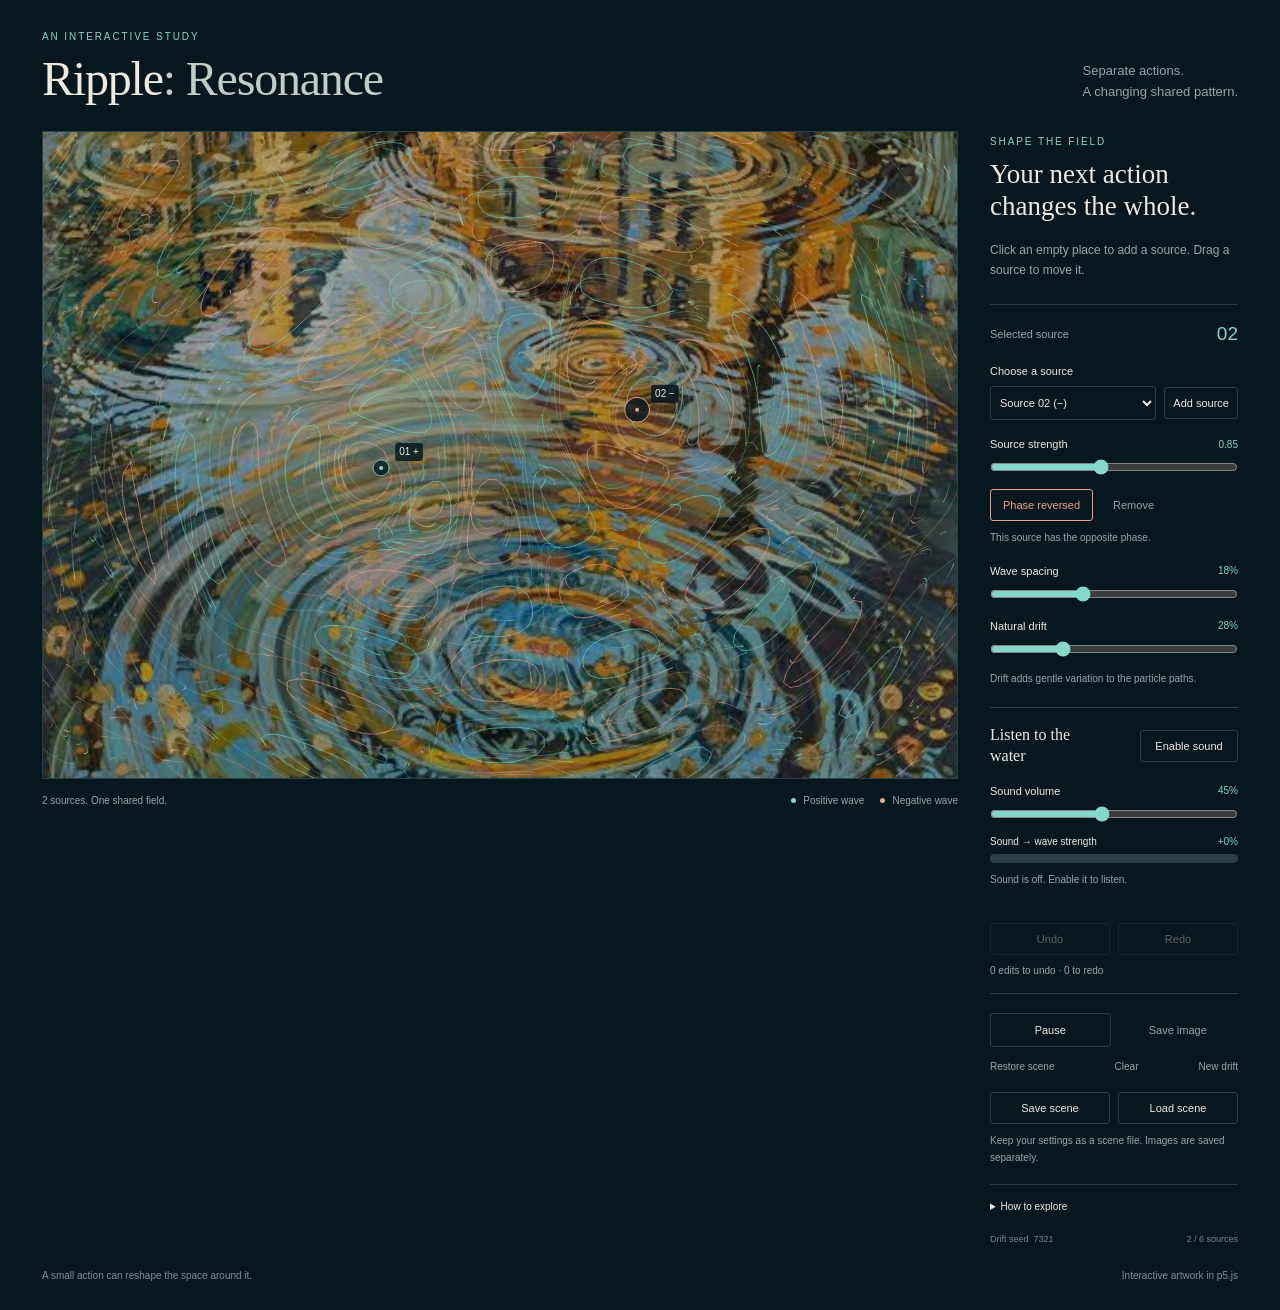
<file: Final Project/index.html>
<!doctype html>
<html lang="en">
<head>
  <meta charset="utf-8">
  <meta name="viewport" content="width=device-width, initial-scale=1">
  <meta name="description" content="Ripple: Resonance. An interactive p5.js artwork about how separate actions form a shared pattern.">
  <title>Ripple: Resonance</title>
  <link rel="icon" href="data:,">
  <link rel="stylesheet" href="style.css">
</head>
<body>
  <header class="masthead">
    <div><p class="eyebrow">AN INTERACTIVE STUDY</p><h1>Ripple<span>: Resonance</span></h1></div>
    <p class="intro">Separate actions.<br> A changing shared pattern.</p>
  </header>
  <main>
    <section class="artwork" aria-label="Interactive artwork">
      <div id="canvas-host"><p id="loading-message">Preparing the artwork…</p></div>
      <div class="canvas-caption"><span id="scene-status" aria-live="polite">Two sources. One shared field.</span><span class="colour-key"><i></i>Positive wave <i></i>Negative wave</span></div>
    </section>
    <aside class="controls" aria-label="Artwork controls">
      <p class="eyebrow">SHAPE THE FIELD</p>
      <h2>Your next action<br> changes the whole.</h2>
      <p class="instructions">Click an empty place to add a source. Drag a source to move it.</p>
      <div class="selected-heading"><span>Selected source</span><strong id="selected-source">02</strong></div>
      <label for="source-select">Choose a source</label>
      <div class="source-picker"><select id="source-select"></select><button id="add-button">Add source</button></div>
      <label for="strength">Source strength <output id="strength-output">0.85</output></label>
      <input id="strength" type="range" min="0.25" max="1.6" step="0.05" value="0.85">
      <div class="source-actions"><button id="phase-button" aria-pressed="false">Reverse phase</button><button id="remove-button" class="quiet">Remove</button></div>
      <p id="phase-description" class="hint">The source rises with the wave.</p>
      <label for="spacing">Wave spacing <output id="spacing-output">18%</output></label>
      <input id="spacing" type="range" min="11" max="30" step="1" value="18">
      <label for="drift">Natural drift <output id="drift-output">28%</output></label>
      <input id="drift" type="range" min="0" max="100" step="1" value="28">
      <p class="hint">Drift adds gentle variation to the particle paths.</p>
      <section class="sound-controls" aria-label="Sound controls">
        <div class="sound-heading"><h3>Listen to the water</h3><button id="sound-button" aria-pressed="false">Enable sound</button></div>
        <label for="volume">Sound volume <output id="volume-output">45%</output></label>
        <input id="volume" type="range" min="0" max="100" step="1" value="45">
        <div class="audio-response"><label for="audio-meter">Sound → wave strength</label><span id="audio-boost">+0%</span></div>
        <meter id="audio-meter" min="0" max="1" value="0">Sound level</meter>
        <p id="audio-status" class="hint" role="status">Sound is off. Enable it to listen.</p>
      </section>
      <div class="history-controls"><button id="undo-button" disabled>Undo</button><button id="redo-button" disabled>Redo</button></div>
      <p id="history-status" class="hint" aria-live="polite">0 edits to undo · 0 to redo</p>
      <div class="transport"><button id="pause-button">Pause</button><button id="save-button" class="quiet">Save image</button></div>
      <div class="minor-actions"><button id="reset-button">Restore scene</button><button id="clear-button">Clear</button><button id="seed-button">New drift</button></div>
      <div class="scene-files"><button id="save-scene-button">Save scene</button><button id="load-scene-button">Load scene</button></div>
      <input id="scene-file" type="file" accept=".json,application/json" hidden>
      <p id="file-status" class="hint" aria-live="polite">Keep your settings as a scene file. Images are saved separately.</p>
      <details id="help"><summary>How to explore</summary><p>Move the two sources closer together. Reverse one phase and watch the quiet spaces change.</p><p>Add source also works without a mouse. Use Choose a source to select even overlapping sources. Tab to the canvas: A adds a source, arrow keys move it, Shift + arrows move further.</p><p>Space: pause. P: reverse phase. Delete: remove. R: restore. N: new drift. S: save image. G: hide source guides.</p><p>Undo / Redo keeps the last 30 edits. With the canvas focused, use Ctrl/Cmd + Z to undo and Ctrl/Cmd + Shift + Z to redo. One drag is one edit. Undo restores settings and clears particle trails; time keeps its current value.</p><p>Save scene downloads the source layout and settings as JSON. Load scene opens it paused at time zero with fresh particle trails. Scene files do not save animation time or trail pixels. Invalid files leave the current scene unchanged.</p><p>The painting is a fixed background. Your controls reshape the generated wave layer above it.</p><p>You can place up to six sources. Enable sound for a water-like loop and short drops when you add or move a source. Reverse phase makes a lower drop. Sound strength gently changes the generated waves. Pause also pauses sound. Sound settings stay in this session; exported images and scene files do not contain audio playback.</p></details>
      <p class="seed-note">Drift seed <span id="seed-label">7321</span><span id="source-count">2 / 6 sources</span></p>
    </aside>
  </main>
  <footer class="page-footer"><span>A small action can reshape the space around it.</span><span>Interactive artwork in p5.js</span></footer>
  <script src="vendor/p5.min.js"></script>
  <script src="js/wave-field.js"></script>
  <script src="js/perlin-flow.js"></script>
  <script src="js/particle-system.js"></script>
  <script src="js/scene-state.js"></script>
  <script src="js/scene-history.js"></script>
  <script src="js/scene-file.js"></script>
  <script src="js/input-controls.js"></script>
  <script src="js/ui.js"></script>
  <script src="js/audio-mechanic.js"></script>
  <script src="assets/background-image.js"></script>
  <script src="assets/audio-track.js"></script>
  <script src="sketch.js"></script>
  <script>window.addEventListener('load',function(){if(!window.p5){document.getElementById('loading-message').textContent='The p5.js library could not load. Keep the vendor folder beside index.html and reopen this file.';}});</script>
</body>
</html>
</file>
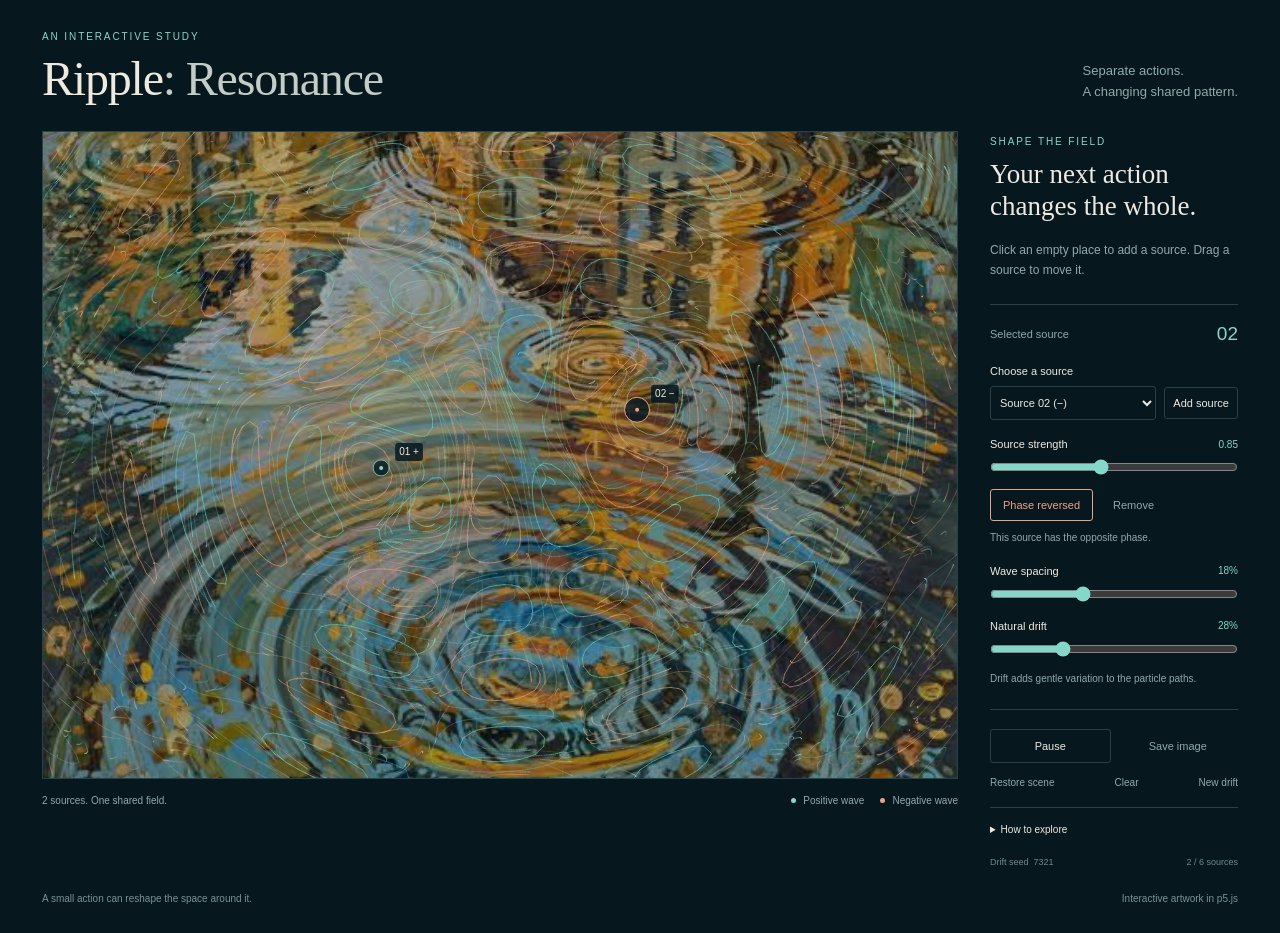
<file: ripple-resonance-1/index.html>
<!doctype html>
<html lang="en">
<head>
  <meta charset="utf-8">
  <meta name="viewport" content="width=device-width, initial-scale=1">
  <meta name="description" content="Ripple: Resonance. An interactive p5.js artwork about how separate actions form a shared pattern.">
  <title>Ripple: Resonance</title>
  <link rel="icon" href="data:,">
  <link rel="stylesheet" href="style.css">
</head>
<body>
  <header class="masthead">
    <div><p class="eyebrow">AN INTERACTIVE STUDY</p><h1>Ripple<span>: Resonance</span></h1></div>
    <p class="intro">Separate actions.<br> A changing shared pattern.</p>
  </header>
  <main>
    <section class="artwork" aria-label="Interactive artwork">
      <div id="canvas-host"><p id="loading-message">Preparing the artwork…</p></div>
      <div class="canvas-caption"><span id="scene-status" aria-live="polite">Two sources. One shared field.</span><span class="colour-key"><i></i>Positive wave <i></i>Negative wave</span></div>
    </section>
    <aside class="controls" aria-label="Artwork controls">
      <p class="eyebrow">SHAPE THE FIELD</p>
      <h2>Your next action<br> changes the whole.</h2>
      <p class="instructions">Click an empty place to add a source. Drag a source to move it.</p>
      <div class="selected-heading"><span>Selected source</span><strong id="selected-source">02</strong></div>
      <label for="source-select">Choose a source</label>
      <div class="source-picker"><select id="source-select"></select><button id="add-button">Add source</button></div>
      <label for="strength">Source strength <output id="strength-output">0.85</output></label>
      <input id="strength" type="range" min="0.25" max="1.6" step="0.05" value="0.85">
      <div class="source-actions"><button id="phase-button" aria-pressed="false">Reverse phase</button><button id="remove-button" class="quiet">Remove</button></div>
      <p id="phase-description" class="hint">The source rises with the wave.</p>
      <label for="spacing">Wave spacing <output id="spacing-output">18%</output></label>
      <input id="spacing" type="range" min="11" max="30" step="1" value="18">
      <label for="drift">Natural drift <output id="drift-output">28%</output></label>
      <input id="drift" type="range" min="0" max="100" step="1" value="28">
      <p class="hint">Drift adds gentle variation to the particle paths.</p>
      <div class="transport"><button id="pause-button">Pause</button><button id="save-button" class="quiet">Save image</button></div>
      <div class="minor-actions"><button id="reset-button">Restore scene</button><button id="clear-button">Clear</button><button id="seed-button">New drift</button></div>
      <details id="help"><summary>How to explore</summary><p>Move the two sources closer together. Reverse one phase and watch the quiet spaces change.</p><p>Add source also works without a mouse. Use Choose a source to select even overlapping sources. Tab to the canvas: A adds a source, arrow keys move it, Shift + arrows move further.</p><p>Space: pause. P: reverse phase. Delete: remove. R: restore. N: new drift. S: save image. G: hide source guides.</p><p>The painting is a fixed background. Your controls reshape the generated wave layer above it.</p><p>You can place up to six sources. The artwork has no sound.</p></details>
      <p class="seed-note">Drift seed <span id="seed-label">7321</span><span id="source-count">2 / 6 sources</span></p>
    </aside>
  </main>
  <footer class="page-footer"><span>A small action can reshape the space around it.</span><span>Interactive artwork in p5.js</span></footer>
  <script src="vendor/p5.min.js"></script>
  <script src="js/wave-field.js"></script>
  <script src="js/perlin-flow.js"></script>
  <script src="js/particle-system.js"></script>
  <script src="js/input-controls.js"></script>
  <script src="js/ui.js"></script>
  <script src="assets/background-image.js"></script>
  <script src="sketch.js"></script>
  <script>window.addEventListener('load',function(){if(!window.p5){document.getElementById('loading-message').textContent='The p5.js library could not load. Keep the vendor folder beside index.html and reopen this file.';}});</script>
</body>
</html>
</file>
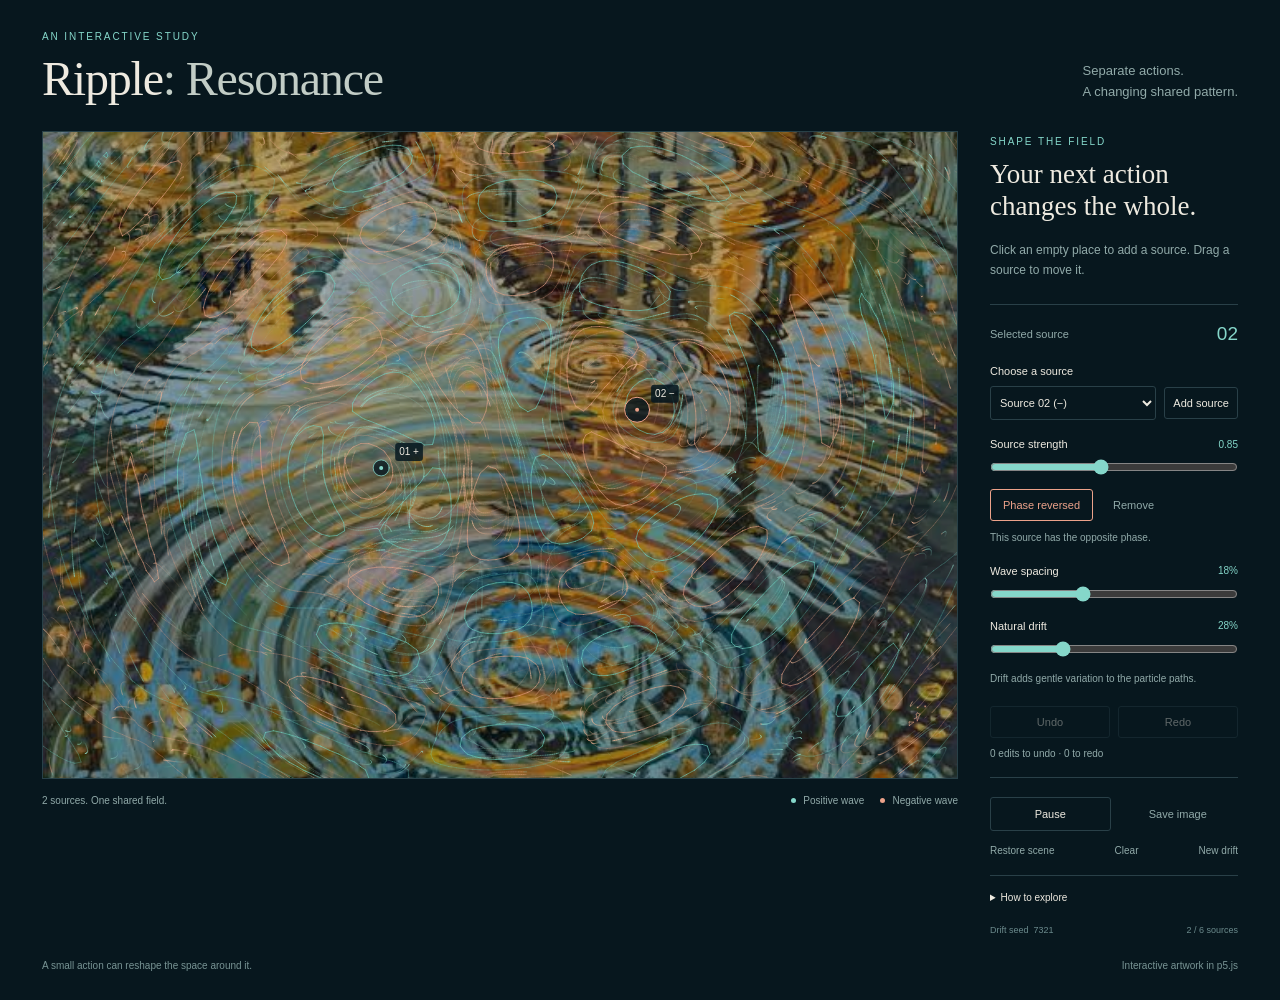
<file: ripple-resonance-2/index.html>
<!doctype html>
<html lang="en">
<head>
  <meta charset="utf-8">
  <meta name="viewport" content="width=device-width, initial-scale=1">
  <meta name="description" content="Ripple: Resonance. An interactive p5.js artwork about how separate actions form a shared pattern.">
  <title>Ripple: Resonance</title>
  <link rel="icon" href="data:,">
  <link rel="stylesheet" href="style.css">
</head>
<body>
  <header class="masthead">
    <div><p class="eyebrow">AN INTERACTIVE STUDY</p><h1>Ripple<span>: Resonance</span></h1></div>
    <p class="intro">Separate actions.<br> A changing shared pattern.</p>
  </header>
  <main>
    <section class="artwork" aria-label="Interactive artwork">
      <div id="canvas-host"><p id="loading-message">Preparing the artwork…</p></div>
      <div class="canvas-caption"><span id="scene-status" aria-live="polite">Two sources. One shared field.</span><span class="colour-key"><i></i>Positive wave <i></i>Negative wave</span></div>
    </section>
    <aside class="controls" aria-label="Artwork controls">
      <p class="eyebrow">SHAPE THE FIELD</p>
      <h2>Your next action<br> changes the whole.</h2>
      <p class="instructions">Click an empty place to add a source. Drag a source to move it.</p>
      <div class="selected-heading"><span>Selected source</span><strong id="selected-source">02</strong></div>
      <label for="source-select">Choose a source</label>
      <div class="source-picker"><select id="source-select"></select><button id="add-button">Add source</button></div>
      <label for="strength">Source strength <output id="strength-output">0.85</output></label>
      <input id="strength" type="range" min="0.25" max="1.6" step="0.05" value="0.85">
      <div class="source-actions"><button id="phase-button" aria-pressed="false">Reverse phase</button><button id="remove-button" class="quiet">Remove</button></div>
      <p id="phase-description" class="hint">The source rises with the wave.</p>
      <label for="spacing">Wave spacing <output id="spacing-output">18%</output></label>
      <input id="spacing" type="range" min="11" max="30" step="1" value="18">
      <label for="drift">Natural drift <output id="drift-output">28%</output></label>
      <input id="drift" type="range" min="0" max="100" step="1" value="28">
      <p class="hint">Drift adds gentle variation to the particle paths.</p>
      <div class="history-controls"><button id="undo-button" disabled>Undo</button><button id="redo-button" disabled>Redo</button></div>
      <p id="history-status" class="hint" aria-live="polite">0 edits to undo · 0 to redo</p>
      <div class="transport"><button id="pause-button">Pause</button><button id="save-button" class="quiet">Save image</button></div>
      <div class="minor-actions"><button id="reset-button">Restore scene</button><button id="clear-button">Clear</button><button id="seed-button">New drift</button></div>
      <details id="help"><summary>How to explore</summary><p>Move the two sources closer together. Reverse one phase and watch the quiet spaces change.</p><p>Add source also works without a mouse. Use Choose a source to select even overlapping sources. Tab to the canvas: A adds a source, arrow keys move it, Shift + arrows move further.</p><p>Space: pause. P: reverse phase. Delete: remove. R: restore. N: new drift. S: save image. G: hide source guides.</p><p>Undo / Redo keeps the last 30 edits. With the canvas focused, use Ctrl/Cmd + Z to undo and Ctrl/Cmd + Shift + Z to redo. One drag is one edit. Undo restores settings and clears particle trails; time keeps its current value.</p><p>The painting is a fixed background. Your controls reshape the generated wave layer above it.</p><p>You can place up to six sources. The artwork has no sound.</p></details>
      <p class="seed-note">Drift seed <span id="seed-label">7321</span><span id="source-count">2 / 6 sources</span></p>
    </aside>
  </main>
  <footer class="page-footer"><span>A small action can reshape the space around it.</span><span>Interactive artwork in p5.js</span></footer>
  <script src="vendor/p5.min.js"></script>
  <script src="js/wave-field.js"></script>
  <script src="js/perlin-flow.js"></script>
  <script src="js/particle-system.js"></script>
  <script src="js/scene-state.js"></script>
  <script src="js/scene-history.js"></script>
  <script src="js/input-controls.js"></script>
  <script src="js/ui.js"></script>
  <script src="assets/background-image.js"></script>
  <script src="sketch.js"></script>
  <script>window.addEventListener('load',function(){if(!window.p5){document.getElementById('loading-message').textContent='The p5.js library could not load. Keep the vendor folder beside index.html and reopen this file.';}});</script>
</body>
</html>
</file>
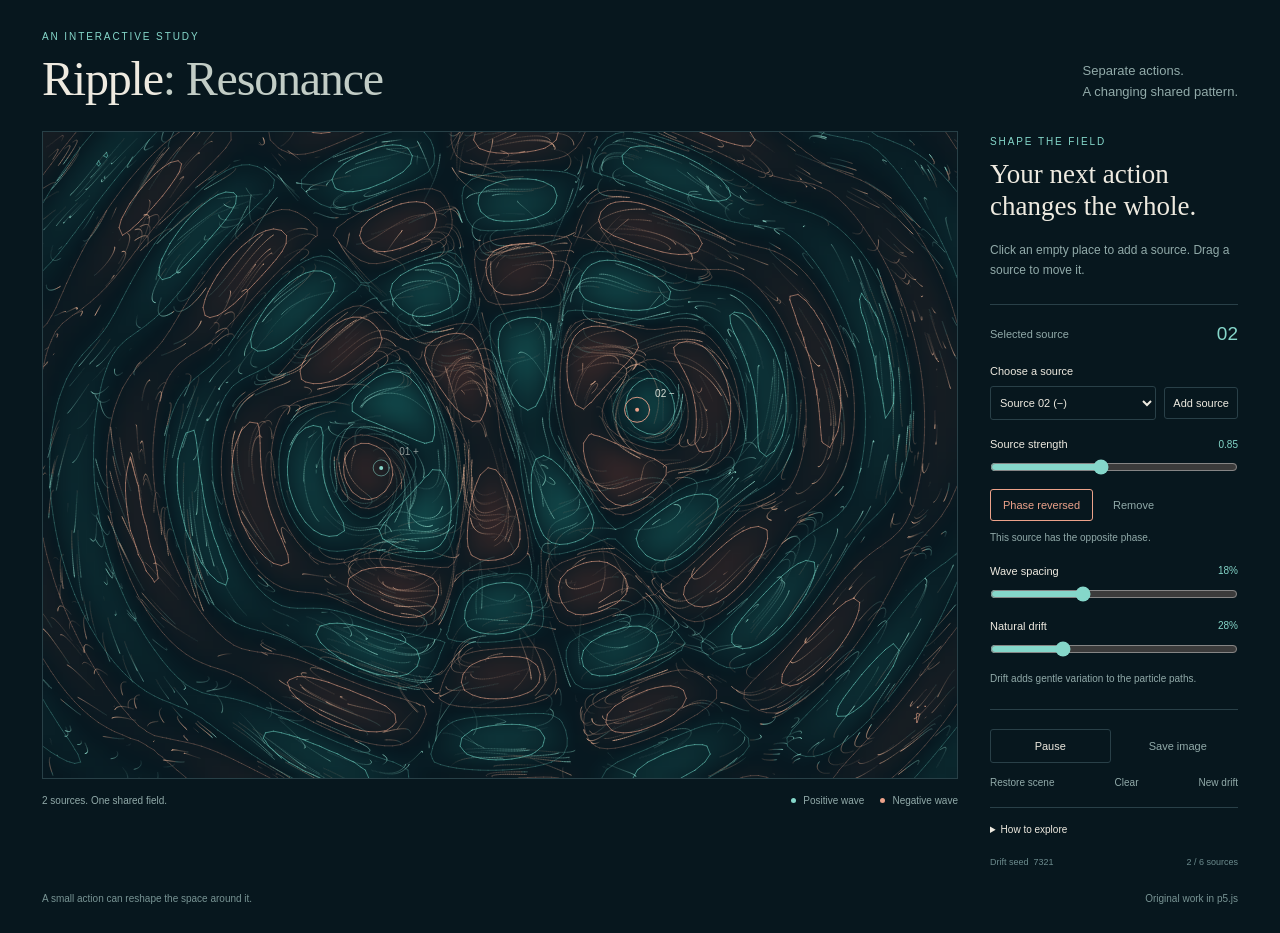
<file: ripple-resonance/index.html>
<!doctype html>
<html lang="en">
<head>
  <meta charset="utf-8">
  <meta name="viewport" content="width=device-width, initial-scale=1">
  <meta name="description" content="Ripple: Resonance. An interactive p5.js artwork about how separate actions form a shared pattern.">
  <title>Ripple: Resonance</title>
  <link rel="icon" href="data:,">
  <link rel="stylesheet" href="style.css">
</head>
<body>
  <header class="masthead">
    <div><p class="eyebrow">AN INTERACTIVE STUDY</p><h1>Ripple<span>: Resonance</span></h1></div>
    <p class="intro">Separate actions.<br> A changing shared pattern.</p>
  </header>
  <main>
    <section class="artwork" aria-label="Interactive artwork">
      <div id="canvas-host"><p id="loading-message">Preparing the artwork…</p></div>
      <div class="canvas-caption"><span id="scene-status" aria-live="polite">Two sources. One shared field.</span><span class="colour-key"><i></i>Positive wave <i></i>Negative wave</span></div>
    </section>
    <aside class="controls" aria-label="Artwork controls">
      <p class="eyebrow">SHAPE THE FIELD</p>
      <h2>Your next action<br>changes the whole.</h2>
      <p class="instructions">Click an empty place to add a source. Drag a source to move it.</p>
      <div class="selected-heading"><span>Selected source</span><strong id="selected-source">02</strong></div>
      <label for="source-select">Choose a source</label>
      <div class="source-picker"><select id="source-select"></select><button id="add-button">Add source</button></div>
      <label for="strength">Source strength <output id="strength-output">0.85</output></label>
      <input id="strength" type="range" min="0.25" max="1.6" step="0.05" value="0.85">
      <div class="source-actions"><button id="phase-button" aria-pressed="false">Reverse phase</button><button id="remove-button" class="quiet">Remove</button></div>
      <p id="phase-description" class="hint">The source rises with the wave.</p>
      <label for="spacing">Wave spacing <output id="spacing-output">18%</output></label>
      <input id="spacing" type="range" min="11" max="30" step="1" value="18">
      <label for="drift">Natural drift <output id="drift-output">28%</output></label>
      <input id="drift" type="range" min="0" max="100" step="1" value="28">
      <p class="hint">Drift adds gentle variation to the particle paths.</p>
      <div class="transport"><button id="pause-button">Pause</button><button id="save-button" class="quiet">Save image</button></div>
      <div class="minor-actions"><button id="reset-button">Restore scene</button><button id="clear-button">Clear</button><button id="seed-button">New drift</button></div>
      <details id="help"><summary>How to explore</summary><p>Move the two sources closer together. Reverse one phase and watch the quiet spaces change.</p><p>Add source also works without a mouse. Use Choose a source to select even overlapping sources. Tab to the canvas: A adds a source, arrow keys move it, Shift + arrows move further.</p><p>Space: pause. P: reverse phase. Delete: remove. R: restore. N: new drift. S: save image. G: hide source guides.</p><p>You can place up to six sources. The artwork has no sound.</p></details>
      <p class="seed-note">Drift seed <span id="seed-label">7321</span><span id="source-count">2 / 6 sources</span></p>
    </aside>
  </main>
  <footer class="page-footer"><span>A small action can reshape the space around it.</span><span>Original work in p5.js</span></footer>
  <script src="vendor/p5.min.js"></script>
  <script src="js/wave-field.js"></script>
  <script src="js/perlin-flow.js"></script>
  <script src="js/particle-system.js"></script>
  <script src="js/input-controls.js"></script>
  <script src="js/ui.js"></script>
  <script src="sketch.js"></script>
  <script>window.addEventListener('load',function(){if(!window.p5){document.getElementById('loading-message').textContent='The p5.js library could not load. Keep the vendor folder beside index.html and reopen this file.';}});</script>
</body>
</html>
</file>
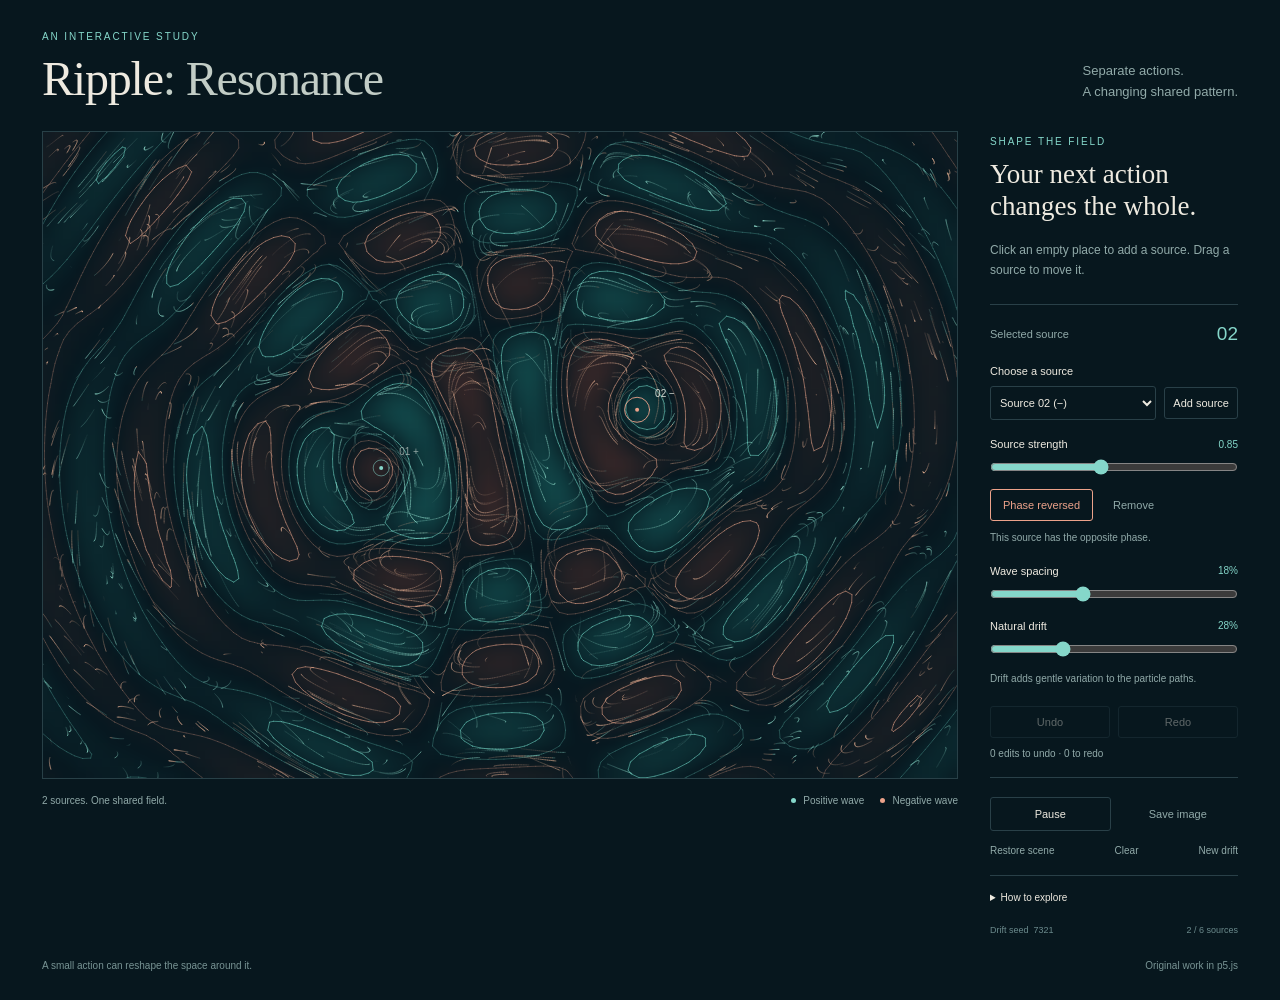
<file: ripple-resonance_02/index.html>
<!doctype html>
<!-- AI assistance: ChatGPT/Codex helped build this page. See README.md. -->
<html lang="en">
<head>
  <meta charset="utf-8">
  <meta name="viewport" content="width=device-width, initial-scale=1">
  <meta name="description" content="Ripple: Resonance. An interactive p5.js artwork about how separate actions form a shared pattern.">
  <title>Ripple: Resonance</title>
  <link rel="icon" href="data:,">
  <link rel="stylesheet" href="style.css">
</head>
<body>
  <header class="masthead">
    <div><p class="eyebrow">AN INTERACTIVE STUDY</p><h1>Ripple<span>: Resonance</span></h1></div>
    <p class="intro">Separate actions.<br> A changing shared pattern.</p>
  </header>
  <main>
    <section class="artwork" aria-label="Interactive artwork">
      <div id="canvas-host"><p id="loading-message">Preparing the artwork…</p></div>
      <div class="canvas-caption"><span id="scene-status" aria-live="polite">Two sources. One shared field.</span><span class="colour-key"><i></i>Positive wave <i></i>Negative wave</span></div>
    </section>
    <aside class="controls" aria-label="Artwork controls">
      <p class="eyebrow">SHAPE THE FIELD</p>
      <h2>Your next action<br>changes the whole.</h2>
      <p class="instructions">Click an empty place to add a source. Drag a source to move it.</p>
      <div class="selected-heading"><span>Selected source</span><strong id="selected-source">02</strong></div>
      <label for="source-select">Choose a source</label>
      <div class="source-picker"><select id="source-select"></select><button id="add-button">Add source</button></div>
      <label for="strength">Source strength <output id="strength-output">0.85</output></label>
      <input id="strength" type="range" min="0.25" max="1.6" step="0.05" value="0.85">
      <div class="source-actions"><button id="phase-button" aria-pressed="false">Reverse phase</button><button id="remove-button" class="quiet">Remove</button></div>
      <p id="phase-description" class="hint">The source rises with the wave.</p>
      <label for="spacing">Wave spacing <output id="spacing-output">18%</output></label>
      <input id="spacing" type="range" min="11" max="30" step="1" value="18">
      <label for="drift">Natural drift <output id="drift-output">28%</output></label>
      <input id="drift" type="range" min="0" max="100" step="1" value="28">
      <p class="hint">Drift adds gentle variation to the particle paths.</p>
      <div class="history-controls"><button id="undo-button" disabled>Undo</button><button id="redo-button" disabled>Redo</button></div>
      <p id="history-status" class="hint" aria-live="polite">0 edits to undo · 0 to redo</p>
      <div class="transport"><button id="pause-button">Pause</button><button id="save-button" class="quiet">Save image</button></div>
      <div class="minor-actions"><button id="reset-button">Restore scene</button><button id="clear-button">Clear</button><button id="seed-button">New drift</button></div>
      <details id="help"><summary>How to explore</summary><p>Move the two sources closer together. Reverse one phase and watch the quiet spaces change.</p><p>Add source also works without a mouse. Use Choose a source to select even overlapping sources. Tab to the canvas: A adds a source, arrow keys move it, Shift + arrows move further.</p><p>Space: pause. P: reverse phase. Delete: remove. R: restore. N: new drift. S: save image. G: hide source guides.</p><p>Undo / Redo keeps the last 30 edits. With the canvas focused, use Ctrl/Cmd + Z to undo and Ctrl/Cmd + Shift + Z to redo. One drag is one edit. Undo restores settings and clears particle trails; time keeps its current value.</p><p>You can place up to six sources. The artwork has no sound.</p></details>
      <p class="seed-note">Drift seed <span id="seed-label">7321</span><span id="source-count">2 / 6 sources</span></p>
    </aside>
  </main>
  <footer class="page-footer"><span>A small action can reshape the space around it.</span><span>Original work in p5.js</span></footer>
  <script src="vendor/p5.min.js"></script>
  <script src="js/wave-field.js"></script>
  <script src="js/perlin-flow.js"></script>
  <script src="js/particle-system.js"></script>
  <script src="js/scene-state.js"></script>
  <script src="js/scene-history.js"></script>
  <script src="js/input-controls.js"></script>
  <script src="js/ui.js"></script>
  <script src="sketch.js"></script>
  <script>window.addEventListener('load',function(){if(!window.p5){document.getElementById('loading-message').textContent='The p5.js library could not load. Keep the vendor folder beside index.html and reopen this file.';}});</script>
</body>
</html>
</file>
<file: Final Project/style.css>
:root{color-scheme:dark;--bg:#07171e;--ink:#eeeae0;--muted:#91aaa9;--aqua:#85d7ca;--coral:#eca28a;--line:#294048}
*{box-sizing:border-box}body{margin:0;background:var(--bg);color:var(--ink);font-family:Arial,Helvetica,sans-serif;font-size:14px}button,input,summary{font:inherit}button,summary{cursor:pointer}button{color:var(--ink);background:transparent;border:1px solid var(--line);border-radius:3px;padding:10px 14px;transition:background .15s,color .15s}button:hover{background:#17323a;border-color:#759891}button:disabled{opacity:.38;cursor:default}button:focus-visible,input:focus-visible,summary:focus-visible,canvas:focus-visible{outline:2px solid var(--aqua);outline-offset:4px}button.quiet{border-color:transparent;color:var(--muted)}button[aria-pressed=true]{color:var(--coral);border-color:var(--coral)}.masthead{max-width:1600px;margin:auto;padding:31px 42px 27px;display:flex;justify-content:space-between;gap:25px;align-items:flex-end}.eyebrow{font-size:10px;letter-spacing:.19em;color:var(--aqua);margin:0 0 12px}h1{font-family:Georgia,'Times New Roman',serif;font-weight:400;font-size:48px;letter-spacing:-1.2px;margin:0;line-height:1.05}h1 span{color:#c2cdc6}.intro{color:var(--muted);font-size:13px;line-height:1.6;margin:0 0 2px}main{max-width:1600px;margin:auto;padding:0 42px;display:grid;grid-template-columns:minmax(0,1fr) 248px;gap:32px}.artwork{min-width:0}#canvas-host{position:relative;width:100%;height:clamp(460px,72vh,790px);min-height:360px;border:1px solid #284047;background:#081b23;overflow:hidden}#canvas-host canvas{display:block;touch-action:none;cursor:crosshair}#loading-message{padding:30px;color:var(--muted)}.canvas-caption{display:flex;justify-content:space-between;align-items:center;gap:12px;color:var(--muted);font-size:10px;min-height:43px;line-height:1.6}.colour-key{display:inline-flex;gap:7px;align-items:center;white-space:nowrap}.colour-key i{width:5px;height:5px;border-radius:50%;background:var(--aqua);margin-left:9px}.colour-key i:nth-of-type(2){background:var(--coral)}.controls{padding-top:5px}h2{font-family:Georgia,'Times New Roman',serif;font-weight:400;font-size:27px;line-height:1.17;margin:0 0 17px}.instructions{font-size:12px;line-height:1.7;color:var(--muted);margin:0 0 24px}.selected-heading{border-top:1px solid var(--line);padding-top:18px;display:flex;align-items:center;justify-content:space-between;color:var(--muted);margin-bottom:20px;font-size:11px}.selected-heading strong{font-size:19px;font-weight:400;color:var(--aqua)}label{display:flex;justify-content:space-between;align-items:center;font-size:11px;margin:18px 0 9px}output{color:var(--aqua);font-size:10px;font-variant-numeric:tabular-nums}input[type=range]{display:block;width:100%;height:16px;accent-color:var(--aqua);margin:0 0 14px;cursor:pointer}.source-actions,.transport{display:flex;align-items:center;gap:7px}.source-actions button{font-size:11px;padding:9px 12px}.hint{color:var(--muted);font-size:10px;line-height:1.65;margin:9px 0 18px}.transport{border-top:1px solid var(--line);padding-top:19px;margin-top:22px}.transport button{font-size:11px;flex:1}.minor-actions{display:flex;gap:16px;justify-content:space-between;margin:14px 0 19px}.minor-actions button{padding:0;font-size:10px;border:0;color:var(--muted);background:none}.minor-actions button:hover{color:var(--ink)}details{font-size:10px;color:var(--muted);line-height:1.8;border-top:1px solid var(--line);padding-top:13px}summary{color:var(--ink)}details p{margin-bottom:8px}.seed-note{display:flex;gap:5px;color:#6c8b8d;font-size:9px;margin-top:17px;line-height:1.5}.seed-note #source-count{margin-left:auto}.page-footer{max-width:1600px;padding:11px 42px 25px;margin:auto;display:flex;justify-content:space-between;gap:20px;color:#789494;font-size:10px;line-height:1.8}
@media(min-width:1550px){h1{font-size:56px}.controls{padding-top:13px}main{grid-template-columns:minmax(0,1fr) 270px;gap:38px}h2{font-size:31px}.instructions{font-size:13px}label{font-size:12px}.hint,details{font-size:11px}}
@media(max-width:900px){.masthead{padding:23px 22px 23px}h1{font-size:39px}main{padding:0 22px;gap:23px;grid-template-columns:minmax(0,1fr) 221px}#canvas-host{height:640px}.controls h2{font-size:24px}.intro{font-size:11px}.page-footer{padding:12px 22px 22px}.canvas-caption{flex-wrap:wrap;padding-top:9px;gap:3px}.colour-key{font-size:9px}}
@media(max-width:650px){.masthead{display:block;padding:25px 18px 22px}.intro{margin-top:14px}.intro br{display:none}h1{font-size:38px}main{display:block;padding:0 18px}#canvas-host{height:58vh;min-height:330px;max-height:600px}.controls{padding-top:22px;padding-bottom:5px}.controls h2 br{display:none}.controls h2{font-size:27px}.instructions{margin-bottom:18px}.selected-heading{margin-bottom:17px}label{font-size:12px}.source-actions button{flex:1}.hint{font-size:11px}.transport button{font-size:12px}details{font-size:11px}.minor-actions button{font-size:11px}.page-footer{padding:14px 18px 22px;display:block}.page-footer span{display:block}.canvas-caption{font-size:10px}.seed-note{font-size:10px}}
@media(prefers-reduced-motion:reduce){button{transition:none}}
/* Revision 1: keyboard source controls follow the existing layout. */
.source-picker{display:flex;gap:8px;align-items:center;margin:0 0 15px}.source-picker select{flex:1;min-width:0;background:var(--bg);color:var(--ink);border:1px solid var(--line);border-radius:3px;padding:9px 5px;font:inherit;font-size:11px}.source-picker button{flex-shrink:0;font-size:11px;padding:9px 8px}select:focus-visible{outline:2px solid var(--aqua);outline-offset:4px}

/* Revision 2: reversible scene editing. */
.history-controls{display:flex;gap:8px;margin-top:19px}.history-controls button{flex:1;font-size:11px;padding:9px}.history-controls+.hint{margin:8px 0}.transport{margin-top:14px}

/* Revision 3: scene settings can travel between sessions. */
.scene-files{display:flex;gap:8px;margin:20px 0 7px}.scene-files button{flex:1;font-size:11px;padding:9px}#file-status.error{color:var(--coral)}

/* Optional audio controls share the field palette. */
.sound-controls{border-top:1px solid var(--line);margin-top:20px;padding-top:17px}
.sound-heading{display:flex;align-items:center;justify-content:space-between;gap:9px}
.sound-heading h3{font-family:Georgia,'Times New Roman',serif;font-size:16px;font-weight:400;line-height:1.3;margin:0;max-width:100px}
.sound-heading button{font-size:11px;padding:9px 10px;min-width:98px}
.audio-response{display:flex;align-items:center;justify-content:space-between;gap:8px}
.audio-response label{margin:0;font-size:10px}.audio-response span{font-size:10px;color:var(--aqua);font-variant-numeric:tabular-nums}
#audio-meter{display:block;width:100%;height:9px;margin:7px 0 0;background:var(--line);border:0;border-radius:5px}
#audio-meter::-webkit-meter-bar{background:var(--line);border:0;border-radius:5px}
#audio-meter::-webkit-meter-optimum-value{background:var(--aqua);border-radius:5px}
#audio-meter::-moz-meter-bar{background:var(--aqua);border-radius:5px}
#audio-status{min-height:32px;margin-bottom:8px}
</file>
<file: ripple-resonance-1/style.css>
:root{color-scheme:dark;--bg:#07171e;--ink:#eeeae0;--muted:#91aaa9;--aqua:#85d7ca;--coral:#eca28a;--line:#294048}
*{box-sizing:border-box}body{margin:0;background:var(--bg);color:var(--ink);font-family:Arial,Helvetica,sans-serif;font-size:14px}button,input,summary{font:inherit}button,summary{cursor:pointer}button{color:var(--ink);background:transparent;border:1px solid var(--line);border-radius:3px;padding:10px 14px;transition:background .15s,color .15s}button:hover{background:#17323a;border-color:#759891}button:disabled{opacity:.38;cursor:default}button:focus-visible,input:focus-visible,summary:focus-visible,canvas:focus-visible{outline:2px solid var(--aqua);outline-offset:4px}button.quiet{border-color:transparent;color:var(--muted)}button[aria-pressed=true]{color:var(--coral);border-color:var(--coral)}.masthead{max-width:1600px;margin:auto;padding:31px 42px 27px;display:flex;justify-content:space-between;gap:25px;align-items:flex-end}.eyebrow{font-size:10px;letter-spacing:.19em;color:var(--aqua);margin:0 0 12px}h1{font-family:Georgia,'Times New Roman',serif;font-weight:400;font-size:48px;letter-spacing:-1.2px;margin:0;line-height:1.05}h1 span{color:#c2cdc6}.intro{color:var(--muted);font-size:13px;line-height:1.6;margin:0 0 2px}main{max-width:1600px;margin:auto;padding:0 42px;display:grid;grid-template-columns:minmax(0,1fr) 248px;gap:32px}.artwork{min-width:0}#canvas-host{position:relative;width:100%;height:clamp(460px,72vh,790px);min-height:360px;border:1px solid #284047;background:#081b23;overflow:hidden}#canvas-host canvas{display:block;touch-action:none;cursor:crosshair}#loading-message{padding:30px;color:var(--muted)}.canvas-caption{display:flex;justify-content:space-between;align-items:center;gap:12px;color:var(--muted);font-size:10px;min-height:43px;line-height:1.6}.colour-key{display:inline-flex;gap:7px;align-items:center;white-space:nowrap}.colour-key i{width:5px;height:5px;border-radius:50%;background:var(--aqua);margin-left:9px}.colour-key i:nth-of-type(2){background:var(--coral)}.controls{padding-top:5px}h2{font-family:Georgia,'Times New Roman',serif;font-weight:400;font-size:27px;line-height:1.17;margin:0 0 17px}.instructions{font-size:12px;line-height:1.7;color:var(--muted);margin:0 0 24px}.selected-heading{border-top:1px solid var(--line);padding-top:18px;display:flex;align-items:center;justify-content:space-between;color:var(--muted);margin-bottom:20px;font-size:11px}.selected-heading strong{font-size:19px;font-weight:400;color:var(--aqua)}label{display:flex;justify-content:space-between;align-items:center;font-size:11px;margin:18px 0 9px}output{color:var(--aqua);font-size:10px;font-variant-numeric:tabular-nums}input[type=range]{display:block;width:100%;height:16px;accent-color:var(--aqua);margin:0 0 14px;cursor:pointer}.source-actions,.transport{display:flex;align-items:center;gap:7px}.source-actions button{font-size:11px;padding:9px 12px}.hint{color:var(--muted);font-size:10px;line-height:1.65;margin:9px 0 18px}.transport{border-top:1px solid var(--line);padding-top:19px;margin-top:22px}.transport button{font-size:11px;flex:1}.minor-actions{display:flex;gap:16px;justify-content:space-between;margin:14px 0 19px}.minor-actions button{padding:0;font-size:10px;border:0;color:var(--muted);background:none}.minor-actions button:hover{color:var(--ink)}details{font-size:10px;color:var(--muted);line-height:1.8;border-top:1px solid var(--line);padding-top:13px}summary{color:var(--ink)}details p{margin-bottom:8px}.seed-note{display:flex;gap:5px;color:#6c8b8d;font-size:9px;margin-top:17px;line-height:1.5}.seed-note #source-count{margin-left:auto}.page-footer{max-width:1600px;padding:11px 42px 25px;margin:auto;display:flex;justify-content:space-between;gap:20px;color:#789494;font-size:10px;line-height:1.8}
@media(min-width:1550px){h1{font-size:56px}.controls{padding-top:13px}main{grid-template-columns:minmax(0,1fr) 270px;gap:38px}h2{font-size:31px}.instructions{font-size:13px}label{font-size:12px}.hint,details{font-size:11px}}
@media(max-width:900px){.masthead{padding:23px 22px 23px}h1{font-size:39px}main{padding:0 22px;gap:23px;grid-template-columns:minmax(0,1fr) 221px}#canvas-host{height:640px}.controls h2{font-size:24px}.intro{font-size:11px}.page-footer{padding:12px 22px 22px}.canvas-caption{flex-wrap:wrap;padding-top:9px;gap:3px}.colour-key{font-size:9px}}
@media(max-width:650px){.masthead{display:block;padding:25px 18px 22px}.intro{margin-top:14px}.intro br{display:none}h1{font-size:38px}main{display:block;padding:0 18px}#canvas-host{height:58vh;min-height:330px;max-height:600px}.controls{padding-top:22px;padding-bottom:5px}.controls h2 br{display:none}.controls h2{font-size:27px}.instructions{margin-bottom:18px}.selected-heading{margin-bottom:17px}label{font-size:12px}.source-actions button{flex:1}.hint{font-size:11px}.transport button{font-size:12px}details{font-size:11px}.minor-actions button{font-size:11px}.page-footer{padding:14px 18px 22px;display:block}.page-footer span{display:block}.canvas-caption{font-size:10px}.seed-note{font-size:10px}}
@media(prefers-reduced-motion:reduce){button{transition:none}}
/* Revision 1: keyboard source controls follow the existing layout. */
.source-picker{display:flex;gap:8px;align-items:center;margin:0 0 15px}.source-picker select{flex:1;min-width:0;background:var(--bg);color:var(--ink);border:1px solid var(--line);border-radius:3px;padding:9px 5px;font:inherit;font-size:11px}.source-picker button{flex-shrink:0;font-size:11px;padding:9px 8px}select:focus-visible{outline:2px solid var(--aqua);outline-offset:4px}
</file>
<file: ripple-resonance-2/style.css>
:root{color-scheme:dark;--bg:#07171e;--ink:#eeeae0;--muted:#91aaa9;--aqua:#85d7ca;--coral:#eca28a;--line:#294048}
*{box-sizing:border-box}body{margin:0;background:var(--bg);color:var(--ink);font-family:Arial,Helvetica,sans-serif;font-size:14px}button,input,summary{font:inherit}button,summary{cursor:pointer}button{color:var(--ink);background:transparent;border:1px solid var(--line);border-radius:3px;padding:10px 14px;transition:background .15s,color .15s}button:hover{background:#17323a;border-color:#759891}button:disabled{opacity:.38;cursor:default}button:focus-visible,input:focus-visible,summary:focus-visible,canvas:focus-visible{outline:2px solid var(--aqua);outline-offset:4px}button.quiet{border-color:transparent;color:var(--muted)}button[aria-pressed=true]{color:var(--coral);border-color:var(--coral)}.masthead{max-width:1600px;margin:auto;padding:31px 42px 27px;display:flex;justify-content:space-between;gap:25px;align-items:flex-end}.eyebrow{font-size:10px;letter-spacing:.19em;color:var(--aqua);margin:0 0 12px}h1{font-family:Georgia,'Times New Roman',serif;font-weight:400;font-size:48px;letter-spacing:-1.2px;margin:0;line-height:1.05}h1 span{color:#c2cdc6}.intro{color:var(--muted);font-size:13px;line-height:1.6;margin:0 0 2px}main{max-width:1600px;margin:auto;padding:0 42px;display:grid;grid-template-columns:minmax(0,1fr) 248px;gap:32px}.artwork{min-width:0}#canvas-host{position:relative;width:100%;height:clamp(460px,72vh,790px);min-height:360px;border:1px solid #284047;background:#081b23;overflow:hidden}#canvas-host canvas{display:block;touch-action:none;cursor:crosshair}#loading-message{padding:30px;color:var(--muted)}.canvas-caption{display:flex;justify-content:space-between;align-items:center;gap:12px;color:var(--muted);font-size:10px;min-height:43px;line-height:1.6}.colour-key{display:inline-flex;gap:7px;align-items:center;white-space:nowrap}.colour-key i{width:5px;height:5px;border-radius:50%;background:var(--aqua);margin-left:9px}.colour-key i:nth-of-type(2){background:var(--coral)}.controls{padding-top:5px}h2{font-family:Georgia,'Times New Roman',serif;font-weight:400;font-size:27px;line-height:1.17;margin:0 0 17px}.instructions{font-size:12px;line-height:1.7;color:var(--muted);margin:0 0 24px}.selected-heading{border-top:1px solid var(--line);padding-top:18px;display:flex;align-items:center;justify-content:space-between;color:var(--muted);margin-bottom:20px;font-size:11px}.selected-heading strong{font-size:19px;font-weight:400;color:var(--aqua)}label{display:flex;justify-content:space-between;align-items:center;font-size:11px;margin:18px 0 9px}output{color:var(--aqua);font-size:10px;font-variant-numeric:tabular-nums}input[type=range]{display:block;width:100%;height:16px;accent-color:var(--aqua);margin:0 0 14px;cursor:pointer}.source-actions,.transport{display:flex;align-items:center;gap:7px}.source-actions button{font-size:11px;padding:9px 12px}.hint{color:var(--muted);font-size:10px;line-height:1.65;margin:9px 0 18px}.transport{border-top:1px solid var(--line);padding-top:19px;margin-top:22px}.transport button{font-size:11px;flex:1}.minor-actions{display:flex;gap:16px;justify-content:space-between;margin:14px 0 19px}.minor-actions button{padding:0;font-size:10px;border:0;color:var(--muted);background:none}.minor-actions button:hover{color:var(--ink)}details{font-size:10px;color:var(--muted);line-height:1.8;border-top:1px solid var(--line);padding-top:13px}summary{color:var(--ink)}details p{margin-bottom:8px}.seed-note{display:flex;gap:5px;color:#6c8b8d;font-size:9px;margin-top:17px;line-height:1.5}.seed-note #source-count{margin-left:auto}.page-footer{max-width:1600px;padding:11px 42px 25px;margin:auto;display:flex;justify-content:space-between;gap:20px;color:#789494;font-size:10px;line-height:1.8}
@media(min-width:1550px){h1{font-size:56px}.controls{padding-top:13px}main{grid-template-columns:minmax(0,1fr) 270px;gap:38px}h2{font-size:31px}.instructions{font-size:13px}label{font-size:12px}.hint,details{font-size:11px}}
@media(max-width:900px){.masthead{padding:23px 22px 23px}h1{font-size:39px}main{padding:0 22px;gap:23px;grid-template-columns:minmax(0,1fr) 221px}#canvas-host{height:640px}.controls h2{font-size:24px}.intro{font-size:11px}.page-footer{padding:12px 22px 22px}.canvas-caption{flex-wrap:wrap;padding-top:9px;gap:3px}.colour-key{font-size:9px}}
@media(max-width:650px){.masthead{display:block;padding:25px 18px 22px}.intro{margin-top:14px}.intro br{display:none}h1{font-size:38px}main{display:block;padding:0 18px}#canvas-host{height:58vh;min-height:330px;max-height:600px}.controls{padding-top:22px;padding-bottom:5px}.controls h2 br{display:none}.controls h2{font-size:27px}.instructions{margin-bottom:18px}.selected-heading{margin-bottom:17px}label{font-size:12px}.source-actions button{flex:1}.hint{font-size:11px}.transport button{font-size:12px}details{font-size:11px}.minor-actions button{font-size:11px}.page-footer{padding:14px 18px 22px;display:block}.page-footer span{display:block}.canvas-caption{font-size:10px}.seed-note{font-size:10px}}
@media(prefers-reduced-motion:reduce){button{transition:none}}
/* Revision 1: keyboard source controls follow the existing layout. */
.source-picker{display:flex;gap:8px;align-items:center;margin:0 0 15px}.source-picker select{flex:1;min-width:0;background:var(--bg);color:var(--ink);border:1px solid var(--line);border-radius:3px;padding:9px 5px;font:inherit;font-size:11px}.source-picker button{flex-shrink:0;font-size:11px;padding:9px 8px}select:focus-visible{outline:2px solid var(--aqua);outline-offset:4px}

/* Revision 2: reversible scene editing. */
.history-controls{display:flex;gap:8px;margin-top:19px}.history-controls button{flex:1;font-size:11px;padding:9px}.history-controls+.hint{margin:8px 0}.transport{margin-top:14px}
</file>
<file: ripple-resonance/style.css>
:root{color-scheme:dark;--bg:#07171e;--ink:#eeeae0;--muted:#91aaa9;--aqua:#85d7ca;--coral:#eca28a;--line:#294048}
*{box-sizing:border-box}body{margin:0;background:var(--bg);color:var(--ink);font-family:Arial,Helvetica,sans-serif;font-size:14px}button,input,summary{font:inherit}button,summary{cursor:pointer}button{color:var(--ink);background:transparent;border:1px solid var(--line);border-radius:3px;padding:10px 14px;transition:background .15s,color .15s}button:hover{background:#17323a;border-color:#759891}button:disabled{opacity:.38;cursor:default}button:focus-visible,input:focus-visible,summary:focus-visible,canvas:focus-visible{outline:2px solid var(--aqua);outline-offset:4px}button.quiet{border-color:transparent;color:var(--muted)}button[aria-pressed=true]{color:var(--coral);border-color:var(--coral)}.masthead{max-width:1600px;margin:auto;padding:31px 42px 27px;display:flex;justify-content:space-between;gap:25px;align-items:flex-end}.eyebrow{font-size:10px;letter-spacing:.19em;color:var(--aqua);margin:0 0 12px}h1{font-family:Georgia,'Times New Roman',serif;font-weight:400;font-size:48px;letter-spacing:-1.2px;margin:0;line-height:1.05}h1 span{color:#c2cdc6}.intro{color:var(--muted);font-size:13px;line-height:1.6;margin:0 0 2px}main{max-width:1600px;margin:auto;padding:0 42px;display:grid;grid-template-columns:minmax(0,1fr) 248px;gap:32px}.artwork{min-width:0}#canvas-host{position:relative;width:100%;height:clamp(460px,72vh,790px);min-height:360px;border:1px solid #284047;background:#081b23;overflow:hidden}#canvas-host canvas{display:block;touch-action:none;cursor:crosshair}#loading-message{padding:30px;color:var(--muted)}.canvas-caption{display:flex;justify-content:space-between;align-items:center;gap:12px;color:var(--muted);font-size:10px;min-height:43px;line-height:1.6}.colour-key{display:inline-flex;gap:7px;align-items:center;white-space:nowrap}.colour-key i{width:5px;height:5px;border-radius:50%;background:var(--aqua);margin-left:9px}.colour-key i:nth-of-type(2){background:var(--coral)}.controls{padding-top:5px}h2{font-family:Georgia,'Times New Roman',serif;font-weight:400;font-size:27px;line-height:1.17;margin:0 0 17px}.instructions{font-size:12px;line-height:1.7;color:var(--muted);margin:0 0 24px}.selected-heading{border-top:1px solid var(--line);padding-top:18px;display:flex;align-items:center;justify-content:space-between;color:var(--muted);margin-bottom:20px;font-size:11px}.selected-heading strong{font-size:19px;font-weight:400;color:var(--aqua)}label{display:flex;justify-content:space-between;align-items:center;font-size:11px;margin:18px 0 9px}output{color:var(--aqua);font-size:10px;font-variant-numeric:tabular-nums}input[type=range]{display:block;width:100%;height:16px;accent-color:var(--aqua);margin:0 0 14px;cursor:pointer}.source-actions,.transport{display:flex;align-items:center;gap:7px}.source-actions button{font-size:11px;padding:9px 12px}.hint{color:var(--muted);font-size:10px;line-height:1.65;margin:9px 0 18px}.transport{border-top:1px solid var(--line);padding-top:19px;margin-top:22px}.transport button{font-size:11px;flex:1}.minor-actions{display:flex;gap:16px;justify-content:space-between;margin:14px 0 19px}.minor-actions button{padding:0;font-size:10px;border:0;color:var(--muted);background:none}.minor-actions button:hover{color:var(--ink)}details{font-size:10px;color:var(--muted);line-height:1.8;border-top:1px solid var(--line);padding-top:13px}summary{color:var(--ink)}details p{margin-bottom:8px}.seed-note{display:flex;gap:5px;color:#6c8b8d;font-size:9px;margin-top:17px;line-height:1.5}.seed-note #source-count{margin-left:auto}.page-footer{max-width:1600px;padding:11px 42px 25px;margin:auto;display:flex;justify-content:space-between;gap:20px;color:#789494;font-size:10px;line-height:1.8}
@media(min-width:1550px){h1{font-size:56px}.controls{padding-top:13px}main{grid-template-columns:minmax(0,1fr) 270px;gap:38px}h2{font-size:31px}.instructions{font-size:13px}label{font-size:12px}.hint,details{font-size:11px}}
@media(max-width:900px){.masthead{padding:23px 22px 23px}h1{font-size:39px}main{padding:0 22px;gap:23px;grid-template-columns:minmax(0,1fr) 221px}#canvas-host{height:640px}.controls h2{font-size:24px}.intro{font-size:11px}.page-footer{padding:12px 22px 22px}.canvas-caption{flex-wrap:wrap;padding-top:9px;gap:3px}.colour-key{font-size:9px}}
@media(max-width:650px){.masthead{display:block;padding:25px 18px 22px}.intro{margin-top:14px}.intro br{display:none}h1{font-size:38px}main{display:block;padding:0 18px}#canvas-host{height:58vh;min-height:330px;max-height:600px}.controls{padding-top:22px;padding-bottom:5px}.controls h2 br{display:none}.controls h2{font-size:27px}.instructions{margin-bottom:18px}.selected-heading{margin-bottom:17px}label{font-size:12px}.source-actions button{flex:1}.hint{font-size:11px}.transport button{font-size:12px}details{font-size:11px}.minor-actions button{font-size:11px}.page-footer{padding:14px 18px 22px;display:block}.page-footer span{display:block}.canvas-caption{font-size:10px}.seed-note{font-size:10px}}
@media(prefers-reduced-motion:reduce){button{transition:none}}
/* Revision 1: keyboard source controls follow the existing layout. */
.source-picker{display:flex;gap:8px;align-items:center;margin:0 0 15px}.source-picker select{flex:1;min-width:0;background:var(--bg);color:var(--ink);border:1px solid var(--line);border-radius:3px;padding:9px 5px;font:inherit;font-size:11px}.source-picker button{flex-shrink:0;font-size:11px;padding:9px 8px}select:focus-visible{outline:2px solid var(--aqua);outline-offset:4px}
</file>
<file: ripple-resonance_02/style.css>
/* AI assistance: ChatGPT/Codex helped develop this responsive presentation shell. */
:root{color-scheme:dark;--bg:#07171e;--ink:#eeeae0;--muted:#91aaa9;--aqua:#85d7ca;--coral:#eca28a;--line:#294048}
*{box-sizing:border-box}body{margin:0;background:var(--bg);color:var(--ink);font-family:Arial,Helvetica,sans-serif;font-size:14px}button,input,summary{font:inherit}button,summary{cursor:pointer}button{color:var(--ink);background:transparent;border:1px solid var(--line);border-radius:3px;padding:10px 14px;transition:background .15s,color .15s}button:hover{background:#17323a;border-color:#759891}button:disabled{opacity:.38;cursor:default}button:focus-visible,input:focus-visible,summary:focus-visible,canvas:focus-visible{outline:2px solid var(--aqua);outline-offset:4px}button.quiet{border-color:transparent;color:var(--muted)}button[aria-pressed=true]{color:var(--coral);border-color:var(--coral)}.masthead{max-width:1600px;margin:auto;padding:31px 42px 27px;display:flex;justify-content:space-between;gap:25px;align-items:flex-end}.eyebrow{font-size:10px;letter-spacing:.19em;color:var(--aqua);margin:0 0 12px}h1{font-family:Georgia,'Times New Roman',serif;font-weight:400;font-size:48px;letter-spacing:-1.2px;margin:0;line-height:1.05}h1 span{color:#c2cdc6}.intro{color:var(--muted);font-size:13px;line-height:1.6;margin:0 0 2px}main{max-width:1600px;margin:auto;padding:0 42px;display:grid;grid-template-columns:minmax(0,1fr) 248px;gap:32px}.artwork{min-width:0}#canvas-host{position:relative;width:100%;height:clamp(460px,72vh,790px);min-height:360px;border:1px solid #284047;background:#081b23;overflow:hidden}#canvas-host canvas{display:block;touch-action:none;cursor:crosshair}#loading-message{padding:30px;color:var(--muted)}.canvas-caption{display:flex;justify-content:space-between;align-items:center;gap:12px;color:var(--muted);font-size:10px;min-height:43px;line-height:1.6}.colour-key{display:inline-flex;gap:7px;align-items:center;white-space:nowrap}.colour-key i{width:5px;height:5px;border-radius:50%;background:var(--aqua);margin-left:9px}.colour-key i:nth-of-type(2){background:var(--coral)}.controls{padding-top:5px}h2{font-family:Georgia,'Times New Roman',serif;font-weight:400;font-size:27px;line-height:1.17;margin:0 0 17px}.instructions{font-size:12px;line-height:1.7;color:var(--muted);margin:0 0 24px}.selected-heading{border-top:1px solid var(--line);padding-top:18px;display:flex;align-items:center;justify-content:space-between;color:var(--muted);margin-bottom:20px;font-size:11px}.selected-heading strong{font-size:19px;font-weight:400;color:var(--aqua)}label{display:flex;justify-content:space-between;align-items:center;font-size:11px;margin:18px 0 9px}output{color:var(--aqua);font-size:10px;font-variant-numeric:tabular-nums}input[type=range]{display:block;width:100%;height:16px;accent-color:var(--aqua);margin:0 0 14px;cursor:pointer}.source-actions,.transport{display:flex;align-items:center;gap:7px}.source-actions button{font-size:11px;padding:9px 12px}.hint{color:var(--muted);font-size:10px;line-height:1.65;margin:9px 0 18px}.transport{border-top:1px solid var(--line);padding-top:19px;margin-top:22px}.transport button{font-size:11px;flex:1}.minor-actions{display:flex;gap:16px;justify-content:space-between;margin:14px 0 19px}.minor-actions button{padding:0;font-size:10px;border:0;color:var(--muted);background:none}.minor-actions button:hover{color:var(--ink)}details{font-size:10px;color:var(--muted);line-height:1.8;border-top:1px solid var(--line);padding-top:13px}summary{color:var(--ink)}details p{margin-bottom:8px}.seed-note{display:flex;gap:5px;color:#6c8b8d;font-size:9px;margin-top:17px;line-height:1.5}.seed-note #source-count{margin-left:auto}.page-footer{max-width:1600px;padding:11px 42px 25px;margin:auto;display:flex;justify-content:space-between;gap:20px;color:#789494;font-size:10px;line-height:1.8}
@media(min-width:1550px){h1{font-size:56px}.controls{padding-top:13px}main{grid-template-columns:minmax(0,1fr) 270px;gap:38px}h2{font-size:31px}.instructions{font-size:13px}label{font-size:12px}.hint,details{font-size:11px}}
@media(max-width:900px){.masthead{padding:23px 22px 23px}h1{font-size:39px}main{padding:0 22px;gap:23px;grid-template-columns:minmax(0,1fr) 221px}#canvas-host{height:640px}.controls h2{font-size:24px}.intro{font-size:11px}.page-footer{padding:12px 22px 22px}.canvas-caption{flex-wrap:wrap;padding-top:9px;gap:3px}.colour-key{font-size:9px}}
@media(max-width:650px){.masthead{display:block;padding:25px 18px 22px}.intro{margin-top:14px}.intro br{display:none}h1{font-size:38px}main{display:block;padding:0 18px}#canvas-host{height:58vh;min-height:330px;max-height:600px}.controls{padding-top:22px;padding-bottom:5px}.controls h2 br{display:none}.controls h2{font-size:27px}.instructions{margin-bottom:18px}.selected-heading{margin-bottom:17px}label{font-size:12px}.source-actions button{flex:1}.hint{font-size:11px}.transport button{font-size:12px}details{font-size:11px}.minor-actions button{font-size:11px}.page-footer{padding:14px 18px 22px;display:block}.page-footer span{display:block}.canvas-caption{font-size:10px}.seed-note{font-size:10px}}
@media(prefers-reduced-motion:reduce){button{transition:none}}
/* Revision 1: keyboard source controls follow the existing layout. */
.source-picker{display:flex;gap:8px;align-items:center;margin:0 0 15px}.source-picker select{flex:1;min-width:0;background:var(--bg);color:var(--ink);border:1px solid var(--line);border-radius:3px;padding:9px 5px;font:inherit;font-size:11px}.source-picker button{flex-shrink:0;font-size:11px;padding:9px 8px}select:focus-visible{outline:2px solid var(--aqua);outline-offset:4px}

/* Revision 2: reversible scene editing. */
.history-controls{display:flex;gap:8px;margin-top:19px}.history-controls button{flex:1;font-size:11px;padding:9px}.history-controls+.hint{margin:8px 0}.transport{margin-top:14px}
</file>
